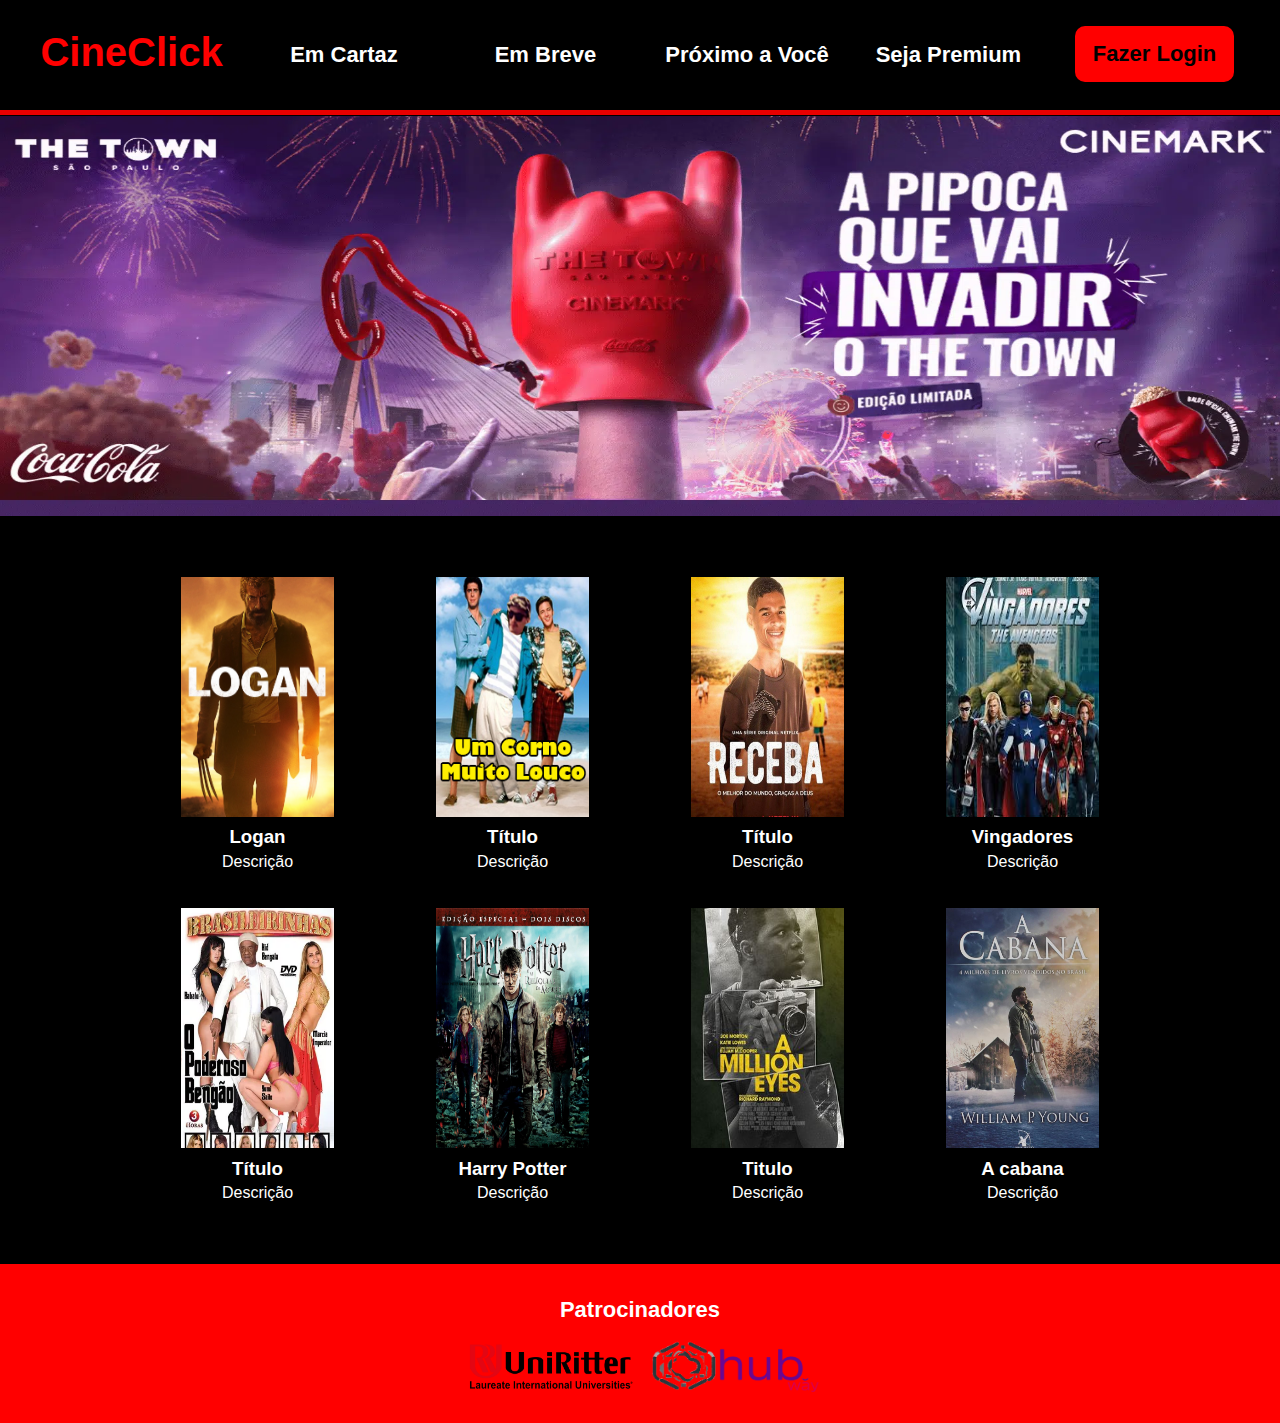
<file: index.html>
<!DOCTYPE html>
<html lang="pt-BR">
<head>
    <meta charset="UTF-8">
    <meta name="viewport" content="width=device-width, initial-scale=1.0">
    <title>CineClick</title>
    <link rel="stylesheet" href="style.css">
</head>
<body>
    
    <div class="header">
        <a href="index.html">
            <div class="logo">
                CineClick
            </div>
        </a>
        <div class="navbar">
            <li>Em Cartaz</li>
            <li>Em Breve</li>
            <li>Próximo a Você</li>
            <li>Seja Premium</li>
        </div>
        
        
        <div class="login" onclick="redirecionar()">
            <p>Fazer Login</p>
        </div>
    </div>

    <div class="slider">
        <div class="banner">
            <img src="images/banner1.webp" alt="">
        </div>
        <div class="banner">
            <img src="images/banner2.jpg" alt="">
        </div>
        <div class="banner">
            <img src="images/banner3.jpg" alt="">
        </div>
        <div class="banner">
            <img src="images/banner4.jpg" alt="">
        </div>
        <div class="banner">
            <img src="images/banner1.webp" alt="">
        </div>
    </div>


    <div class="main">
        <div class="movies">
            <div class="movie">
                <a href="filme.html">
                    <div class="cover">
                        <img src="images/images.jpg" alt="">
                    </div>
                </a>
                <a href="filme.html">
                    <div class="description">
                        <h3>Logan</h3>
                        <p>Descrição</p>
                    </div>
                </a>
            </div>
            <div class="movie">
                <div class="cover">
                    <img src="images/images2.jpg" alt="">
                </div>
                <div class="description">
                    <h3>Título</h3>
                    <p>Descrição</p>
                </div>
            </div>
            <div class="movie">
                <div class="cover">
                    <img src="images/images3.jpg" alt="">
                </div>
                <div class="description">
                    <h3>Título</h3>
                    <p>Descrição</p>
                </div>
            </div>
            <div class="movie">
                <div class="cover">
                    <img src="images/images4.jpeg" alt="">
                </div>
                <div class="description">
                    <h3>Vingadores</h3>
                    <p>Descrição</p>
                </div>
            </div>
            <div class="movie">
                <div class="cover">
                    <img src="images/images5.webp" alt="">
                </div>
                <div class="description">
                    <h3>Título</h3>
                    <p>Descrição</p>
                </div>
            </div>
            <div class="movie">
                <div class="cover">
                    <img src="images/images6.jpg" alt="">
                </div>
                <div class="description">
                    <h3>Harry Potter</h3>
                    <p>Descrição</p>
                </div>
            </div>
            <div class="movie">
                <div class="cover">
                    <img src="images/images7.jpg" alt="">
                </div>
                <div class="description">
                    <h3>Titulo</h3>
                    <p>Descrição</p>
                </div>
            </div>
            <div class="movie">
                <div class="cover">
                    <img src="images/images8.jpg" alt="">
                </div>
                <div class="description">
                    <h3>A cabana</h3>
                    <p>Descrição</p>
                </div>
            </div>
        </div>
    </div>

    <div class="footer">
        <h3>Patrocinadores</h3>
        <div class="images">
            <img src="images/footer1.png" alt="">
            <img src="images/footer2.png" alt="">
        </div>
        
    </div>

    <script src="script.js"></script>
</body>
</html>
</file>
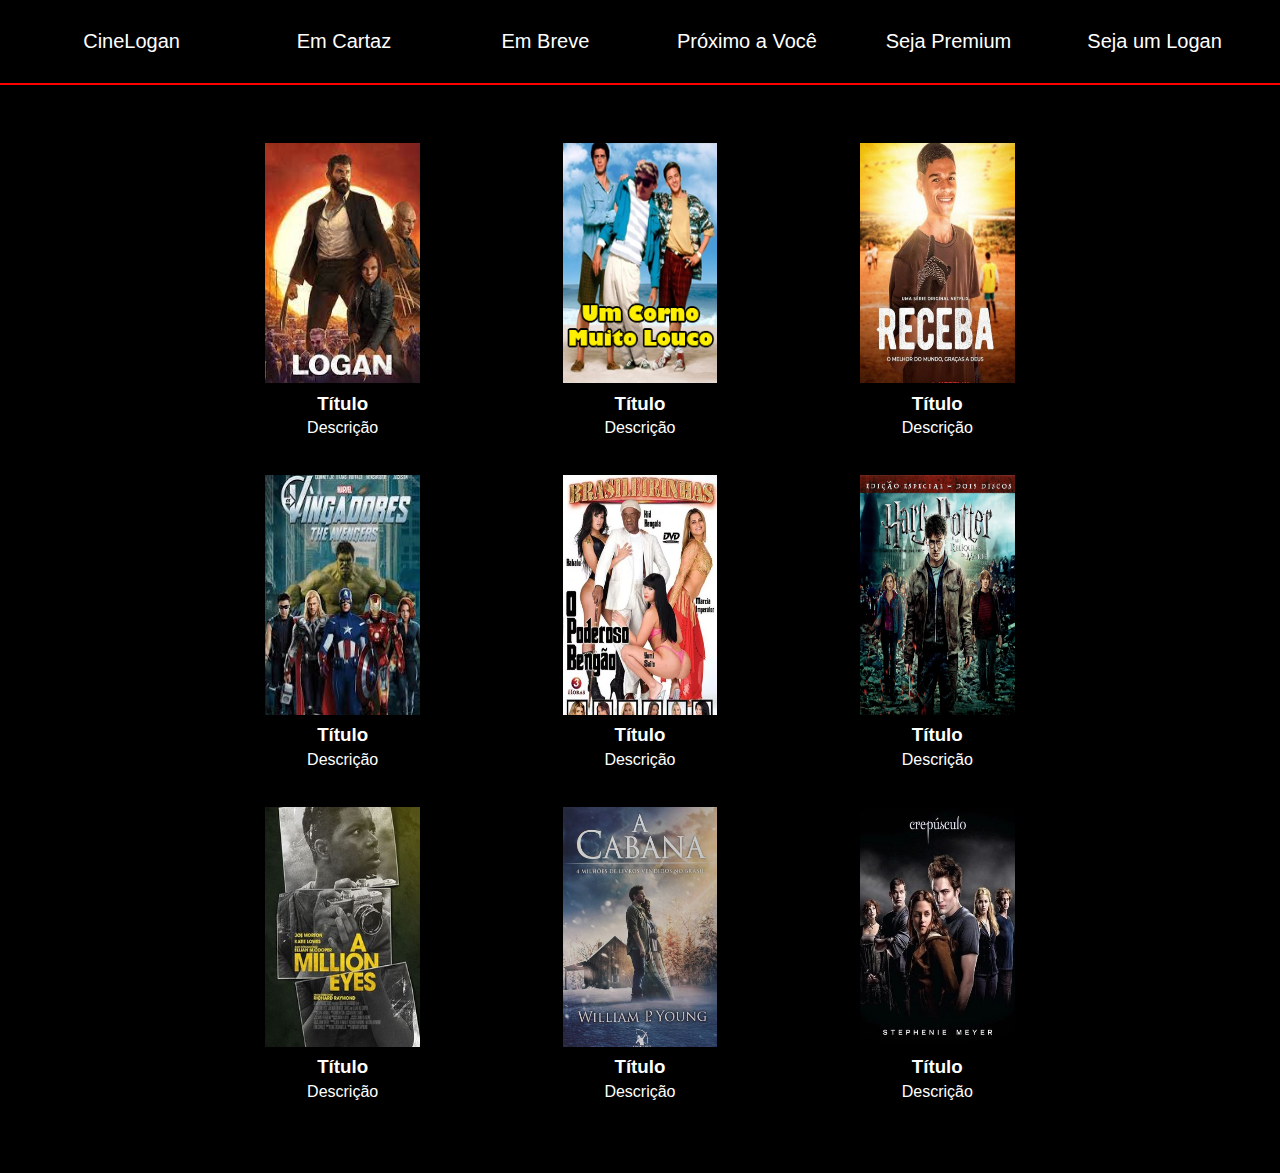
<file: pages/index.html>
<!DOCTYPE html>
<html lang="en">
<head>
    <meta charset="UTF-8">
    <meta name="viewport" content="width=device-width, initial-scale=1.0">
    <title>Document</title>
    <link rel="stylesheet" href="style.css">
</head>
<body>
    
    <div class="header">
        <div class="logo">
            CineLogan
        </div>
        <div class="navbar">
            <li>Em Cartaz</li>
            <li>Em Breve</li>
            <li>Próximo a Você</li>
            <li>Seja Premium</li>
        </div>
        <div class="login">
            <p>Seja um Logan</p>
        </div>
    </div>

    <div class="main">
        <div class="movies">
            <div class="movie">
                <div class="cover">
                    <img src="images/images.jpeg" alt="">
                </div>
                <div class="description">
                    <h3>Título</h3>
                    <p>Descrição</p>
                </div>
            </div>
            <div class="movie">
                <div class="cover">
                    <img src="images/images2.jpg" alt="">
                </div>
                <div class="description">
                    <h3>Título</h3>
                    <p>Descrição</p>
                </div>
            </div>
            <div class="movie">
                <div class="cover">
                    <img src="images/images3.jpg" alt="">
                </div>
                <div class="description">
                    <h3>Título</h3>
                    <p>Descrição</p>
                </div>
            </div>
            <div class="movie">
                <div class="cover">
                    <img src="images/images4.jpeg" alt="">
                </div>
                <div class="description">
                    <h3>Título</h3>
                    <p>Descrição</p>
                </div>
            </div>
            <div class="movie">
                <div class="cover">
                    <img src="images/images5.webp" alt="">
                </div>
                <div class="description">
                    <h3>Título</h3>
                    <p>Descrição</p>
                </div>
            </div>
            <div class="movie">
                <div class="cover">
                    <img src="images/images6.jpg" alt="">
                </div>
                <div class="description">
                    <h3>Título</h3>
                    <p>Descrição</p>
                </div>
            </div>
            <div class="movie">
                <div class="cover">
                    <img src="images/images7.jpg" alt="">
                </div>
                <div class="description">
                    <h3>Título</h3>
                    <p>Descrição</p>
                </div>
            </div>
            <div class="movie">
                <div class="cover">
                    <img src="images/images8.jpg" alt="">
                </div>
                <div class="description">
                    <h3>Título</h3>
                    <p>Descrição</p>
                </div>
            </div>
            <div class="movie">
                <div class="cover">
                    <img src="images/images9.jpg" alt="">
                </div>
                <div class="description">
                    <h3>Título</h3>
                    <p>Descrição</p>
                </div>
            </div>
        </div>
    </div>

</body>
</html>
</file>
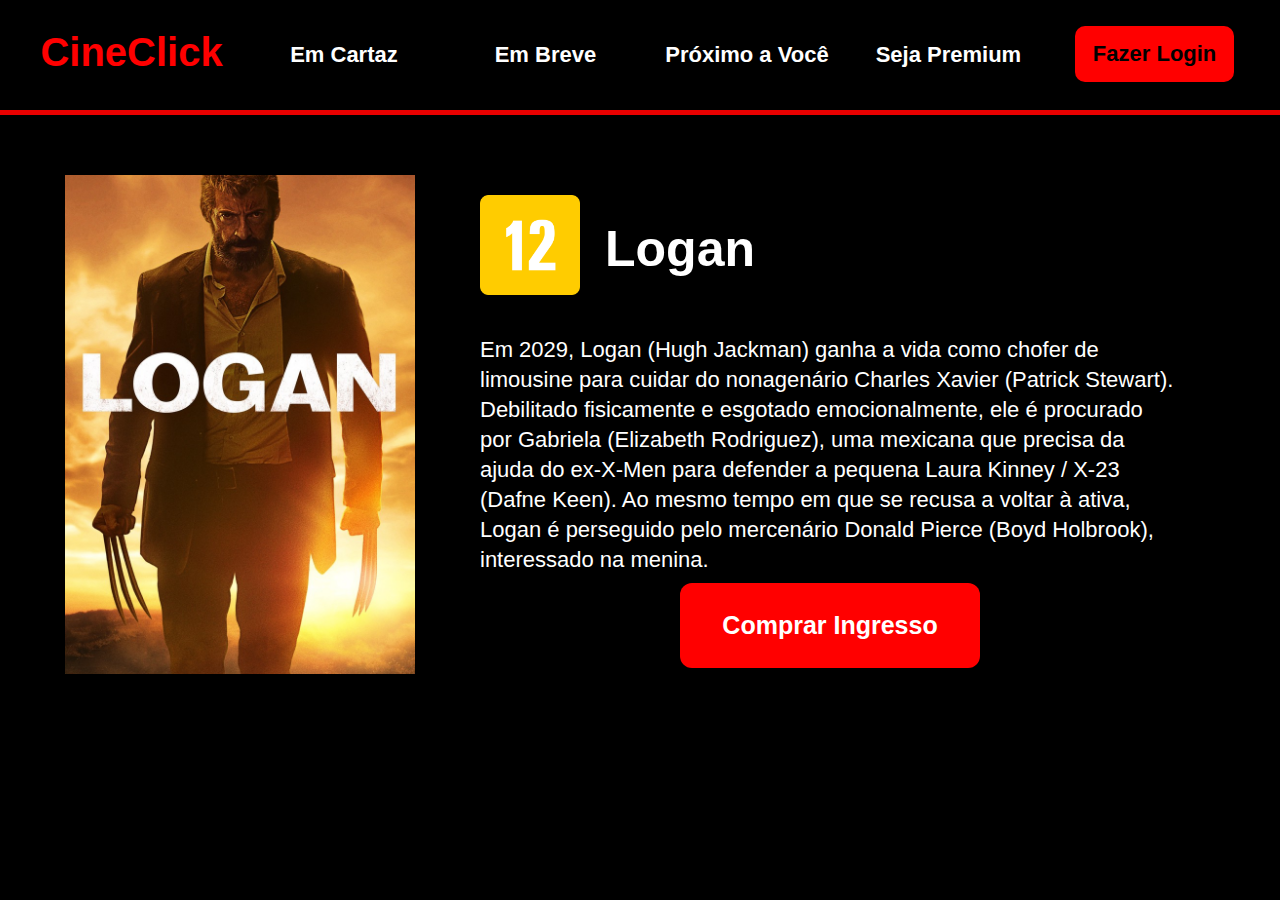
<file: filme.html>
<!DOCTYPE html>
<html lang="pt-BR">
<head>
    <meta charset="UTF-8">
    <meta name="viewport" content="width=device-width, initial-scale=1.0">
    <title>Filme</title>
    <link rel="stylesheet" href="style.css">
</head>
<body>
    
    <div class="header">
        <a href="index.html">
            <div class="logo">
                CineClick
            </div>
        </a>
        <div class="navbar">
            <li>Em Cartaz</li>
            <li>Em Breve</li>
            <li>Próximo a Você</li>
            <li>Seja Premium</li>
        </div>
        <div class="login">
            <p>Fazer Login</p>
        </div>
    </div>

    <div class="section">

        <div class="imagem">
            <img src="images/images.jpg" alt="">
        </div>

        <div class="description">

            <div class="title">
                <img src="images/class-12.png" alt="">
                <h3>Logan</h3>
            </div>

            <div class="sinopsis">
                <p>Em 2029, Logan (Hugh Jackman) ganha a vida como chofer de limousine para cuidar do nonagenário Charles Xavier (Patrick Stewart). Debilitado fisicamente e esgotado emocionalmente, ele é procurado por Gabriela (Elizabeth Rodriguez), uma mexicana que precisa da ajuda do ex-X-Men para defender a pequena Laura Kinney / X-23 (Dafne Keen). Ao mesmo tempo em que se recusa a voltar à ativa, Logan é perseguido pelo mercenário Donald Pierce (Boyd Holbrook), interessado na menina.</p>
            </div>

            <div class="button">
                <button onclick="displayDateArea()">Comprar Ingresso</button>
            </div>

            <div id="overlay"></div>

            <div id="date-area">
                <div class="exit-button">
                    <button onclick="closeDateArea()"></button>
                </div>
                <div class="dates">
                    <h3>Selecione uma data:</h3>
                    <div class="options">
                        <button onclick="displaySessions('logan13/06')">13/06</button>
                        <button onclick="displaySessions('logan14/06')">14/06</button>
                        <button onclick="displaySessions('logan15/06')">15/06</button>
                        <button onclick="displaySessions('logan16/06')">16/06</button>
                        <button onclick="displaySessions('logan17/06')">17/06</button>
                        <button onclick="displaySessions('logan18/06')">18/06</button>
                        <button onclick="displaySessions('logan19/06')">19/06</button>
                    </div>
                </div>
                <div class="sessions">
                    <div class="date" style="display:none" id="logan13/06">
                        <h3>Selecione uma sessão (13/06):</h3>
                        <div class="options">
                            <button onclick="displayChoiceArea(logan.session1)">15:00</button>
                            <button onclick="displayChoiceArea(logan.session2)">20:00</button>
                        </div>
                    </div>
                    <div class="date"style="display:none" id="logan14/06">
                        <h3>Selecione uma sessão (14/06):</h3>
                        <div class="options">
                            <button onclick="displayChoiceArea(logan.session3)">14:00</button>
                            <button onclick="displayChoiceArea(logan.session4)">18:00</button>
                            <button onclick="displayChoiceArea(logan.session5)">21:00</button>
                        </div>
                    </div>
                    <div class="date" style="display:none" id="logan15/06">
                        <h3>Selecione uma sessão (15/06):</h3>
                        <div class="options">
                            <button onclick="displayChoiceArea(logan.session6)">11:00</button>
                            <button onclick="displayChoiceArea(logan.session7)">15:00</button>
                            <button onclick="displayChoiceArea(logan.session8)">20:00</button>
                        </div>
                    </div>
                    <div class="date" style="display:none" id="logan16/06">
                        <h3>Selecione uma sessão (16/06):</h3>
                        <div class="options">
                            <button onclick="displayChoiceArea(logan.session9)">11:00</button>
                            <button onclick="displayChoiceArea(logan.session10)">15:00</button>
                            <button onclick="displayChoiceArea(logan.session11)">19:00</button>
                        </div>
                    </div>
                    <div class="date" style="display:none" id="logan17/06">
                        <h3>Selecione uma sessão (17/06):</h3>
                        <div class="options">
                            <button onclick="displayChoiceArea(logan.session12)">15:00</button>
                            <button onclick="displayChoiceArea(logan.session13)">20:00</button>
                        </div>
                    </div>
                    <div class="date" style="display:none" id="logan18/06">
                        <h3>Selecione uma sessão (18/06):</h3>
                        <div class="options">
                            <button onclick="displayChoiceArea(logan.session14)">20:00</button>
                        </div>
                    </div>
                    <div class="date" style="display:none" id="logan19/06">
                        <h3>Selecione uma sessão (19/06):</h3>
                        <div class="options">
                            <button onclick="displayChoiceArea(logan.session15)">14:00</button>
                            <button onclick="displayChoiceArea(logan.session16)">20:00</button>
                        </div>
                    </div>
                </div>
            </div>

            <div id="choice-area">

                <div class="exit-button">
                    <button onclick="closeChoiceArea()"></button>
                </div>

                <div class="description">
                    <div class="seat"></div>
                    <p>Disponível</p>
                    <div class="unavailable-seat"></div>
                    <p>Indisponível</p>
                </div>

                <div class="price">
                    <p>*Valor do ingresso: R$ 30,00</p>
                </div>

                <div class="session">
                    <div class="area1">
                        <ul>
                            <li class = "seat" id="J1" onclick="clickSeat(this)">J1</li>
                            <li class = "seat" id="I1" onclick="clickSeat(this)">I1</li>
                            <li class = "seat" id="H1" onclick="clickSeat(this)">H1</li>
                            <li class = "seat" id="G1" onclick="clickSeat(this)">G1</li>
                            <li class = "seat" id="F1" onclick="clickSeat(this)">F1</li>
                            <li class = "seat" id="E1" onclick="clickSeat(this)">E1</li>
                            <li class = "seat" id="D1" onclick="clickSeat(this)">D1</li>
                            <li class = "seat" id="C1" onclick="clickSeat(this)">C1</li>
                            <li class = "seat" id="B1" onclick="clickSeat(this)">B1</li>
                            <li class = "seat" id="A1" onclick="clickSeat(this)">A1</li>
                        </ul>
                        <ul>
                            <li class = "seat" id="J2" onclick="clickSeat(this)">J2</li>
                            <li class = "seat" id="I2" onclick="clickSeat(this)">I2</li>
                            <li class = "seat" id="H2" onclick="clickSeat(this)">H2</li>
                            <li class = "seat" id="G2" onclick="clickSeat(this)">G2</li>
                            <li class = "seat" id="F2" onclick="clickSeat(this)">F2</li>
                            <li class = "seat" id="E2" onclick="clickSeat(this)">E2</li>
                            <li class = "seat" id="D2" onclick="clickSeat(this)">D2</li>
                            <li class = "seat" id="C2" onclick="clickSeat(this)">C2</li>
                            <li class = "seat" id="B2" onclick="clickSeat(this)">B2</li>
                            <li class = "seat" id="A2" onclick="clickSeat(this)">A2</li>
                        </ul>
                        <ul>
                            <li class = "seat" id="J3" onclick="clickSeat(this)">J3</li>
                            <li class = "seat" id="I3" onclick="clickSeat(this)">I3</li>
                            <li class = "seat" id="H3" onclick="clickSeat(this)">H3</li>
                            <li class = "seat" id="G3" onclick="clickSeat(this)">G3</li>
                            <li class = "seat" id="F3" onclick="clickSeat(this)">F3</li>
                            <li class = "seat" id="E3" onclick="clickSeat(this)">E3</li>
                            <li class = "seat" id="D3" onclick="clickSeat(this)">D3</li>
                            <li class = "seat" id="C3" onclick="clickSeat(this)">C3</li>
                            <li class = "seat" id="B3" onclick="clickSeat(this)">B3</li>
                            <li class = "seat" id="A3" onclick="clickSeat(this)">A3</li>
                        </ul>
                        <ul>
                            <li class = "seat" id="J4" onclick="clickSeat(this)">J4</li>
                            <li class = "seat" id="I4" onclick="clickSeat(this)">I4</li>
                            <li class = "seat" id="H4" onclick="clickSeat(this)">H4</li>
                            <li class = "seat" id="G4" onclick="clickSeat(this)">G4</li>
                            <li class = "seat" id="F4" onclick="clickSeat(this)">F4</li>
                            <li class = "seat" id="E4" onclick="clickSeat(this)">E4</li>
                            <li class = "seat" id="D4" onclick="clickSeat(this)">D4</li>
                            <li class = "seat" id="C4" onclick="clickSeat(this)">C4</li>
                            <li class = "seat" id="B4" onclick="clickSeat(this)">B4</li>
                            <li class = "seat" id="A4" onclick="clickSeat(this)">A4</li>
                        </ul>
                    </div>
                    <div class="area2">
                        <ul>
                            <li class = "seat" id="J5" onclick="clickSeat(this)">J5</li>
                            <li class = "seat" id="I5" onclick="clickSeat(this)">I5</li>
                            <li class = "seat" id="H5" onclick="clickSeat(this)">H5</li>
                            <li class = "seat" id="G5" onclick="clickSeat(this)">G5</li>
                            <li class = "seat" id="F5" onclick="clickSeat(this)">F5</li>
                            <li class = "seat" id="E5" onclick="clickSeat(this)">E5</li>
                            <li class = "seat" id="D5" onclick="clickSeat(this)">D5</li>
                            <li class = "seat" id="C5" onclick="clickSeat(this)">C5</li>
                            <li class = "seat" id="B5" onclick="clickSeat(this)">B5</li>
                            <li class = "seat wheelchair-area1" id="👩‍🦽1" onclick="clickSeat(this)"></li>
                        </ul>
                        <ul>
                            <li class = "seat" id="J6" onclick="clickSeat(this)">J6</li>
                            <li class = "seat" id="I6" onclick="clickSeat(this)">I6</li>
                            <li class = "seat" id="H6" onclick="clickSeat(this)">H6</li>
                            <li class = "seat" id="G6" onclick="clickSeat(this)">G6</li>
                            <li class = "seat" id="F6" onclick="clickSeat(this)">F6</li>
                            <li class = "seat" id="E6" onclick="clickSeat(this)">E6</li>
                            <li class = "seat" id="D6" onclick="clickSeat(this)">D6</li>
                            <li class = "seat" id="C6" onclick="clickSeat(this)">C6</li>
                            <li class = "seat" id="B6" onclick="clickSeat(this)">B6</li>
                            <li class = "seat wheelchair-area2" id="👩‍🦽2" onclick="clickSeat(this)"></li>
                        </ul>
                        <ul>
                            <li class = "seat" id="J7" onclick="clickSeat(this)">J7</li>
                            <li class = "seat" id="I7" onclick="clickSeat(this)">I7</li>
                            <li class = "seat" id="H7" onclick="clickSeat(this)">H7</li>
                            <li class = "seat" id="G7" onclick="clickSeat(this)">G7</li>
                            <li class = "seat" id="F7" onclick="clickSeat(this)">F7</li>
                            <li class = "seat" id="E7" onclick="clickSeat(this)">E7</li>
                            <li class = "seat" id="D7" onclick="clickSeat(this)">D7</li>
                            <li class = "seat" id="C7" onclick="clickSeat(this)">C7</li>
                            <li class = "seat" id="B7" onclick="clickSeat(this)">B7</li>
                            <li class = "seat wheelchair-area3" id="👩‍🦽3" onclick="clickSeat(this)"></li>
                        </ul>
                        <ul>
                            <li class = "seat" id="J8" onclick="clickSeat(this)">J8</li>
                            <li class = "seat" id="I8" onclick="clickSeat(this)">I8</li>
                            <li class = "seat" id="H8" onclick="clickSeat(this)">H8</li>
                            <li class = "seat" id="G8" onclick="clickSeat(this)">G8</li>
                            <li class = "seat" id="F8" onclick="clickSeat(this)">F8</li>
                            <li class = "seat" id="E8" onclick="clickSeat(this)">E8</li>
                            <li class = "seat" id="D8" onclick="clickSeat(this)">D8</li>
                            <li class = "seat" id="C8" onclick="clickSeat(this)">C8</li>
                            <li class = "seat" id="B8" onclick="clickSeat(this)">B8</li>
                            <li class = "seat wheelchair-area4" id="🐂" onclick="clickSeat(this)"></li>
                        </ul>
                        <ul>
                            <li class = "seat" id="J9" onclick="clickSeat(this)">J9</li>
                            <li class = "seat" id="I9" onclick="clickSeat(this)">I9</li>
                            <li class = "seat" id="H9" onclick="clickSeat(this)">H9</li>
                            <li class = "seat" id="G9" onclick="clickSeat(this)">G9</li>
                            <li class = "seat" id="F9" onclick="clickSeat(this)">F9</li>
                            <li class = "seat" id="E9" onclick="clickSeat(this)">E9</li>
                            <li class = "seat" id="D9" onclick="clickSeat(this)">D9</li>
                            <li class = "seat" id="C9" onclick="clickSeat(this)">C9</li>
                            <li class = "seat" id="B9" onclick="clickSeat(this)">B9</li>
                            <li class = "seat" id="A5" onclick="clickSeat(this)">A5</li>
                        </ul>
                        <ul>
                            <li class = "seat" id="J10" onclick="clickSeat(this)">J10</li>
                            <li class = "seat" id="I10" onclick="clickSeat(this)">I10</li>
                            <li class = "seat" id="H10" onclick="clickSeat(this)">H10</li>
                            <li class = "seat" id="G10" onclick="clickSeat(this)">G10</li>
                            <li class = "seat" id="F10" onclick="clickSeat(this)">F10</li>
                            <li class = "seat" id="E10" onclick="clickSeat(this)">E10</li>
                            <li class = "seat" id="D10" onclick="clickSeat(this)">D10</li>
                            <li class = "seat" id="C10" onclick="clickSeat(this)">C10</li>
                            <li class = "seat" id="B10" onclick="clickSeat(this)">B10</li>
                            <li class = "seat" id="A6" onclick="clickSeat(this)">A6</li>
                        </ul>
                        <ul>
                            <li class = "seat" id="J11" onclick="clickSeat(this)">J11</li>
                            <li class = "seat" id="I11" onclick="clickSeat(this)">I11</li>
                            <li class = "seat" id="H11" onclick="clickSeat(this)">H11</li>
                            <li class = "seat" id="G11" onclick="clickSeat(this)">G11</li>
                            <li class = "seat" id="F11" onclick="clickSeat(this)">F11</li>
                            <li class = "seat" id="E11" onclick="clickSeat(this)">E11</li>
                            <li class = "seat" id="D11" onclick="clickSeat(this)">D11</li>
                            <li class = "seat" id="C11" onclick="clickSeat(this)">C11</li>
                            <li class = "seat" id="B11" onclick="clickSeat(this)">B11</li>
                            <li class = "seat" id="A7" onclick="clickSeat(this)">A7</li>
                        </ul>
                        <ul>
                            <li class = "seat" id="J12" onclick="clickSeat(this)">J12</li>
                            <li class = "seat" id="I12" onclick="clickSeat(this)">I12</li>
                            <li class = "seat" id="H12" onclick="clickSeat(this)">H12</li>
                            <li class = "seat" id="G12" onclick="clickSeat(this)">G12</li>
                            <li class = "seat" id="F12" onclick="clickSeat(this)">F12</li>
                            <li class = "seat" id="E12" onclick="clickSeat(this)">E12</li>
                            <li class = "seat" id="D12" onclick="clickSeat(this)">D12</li>
                            <li class = "seat" id="C12" onclick="clickSeat(this)">C12</li>
                            <li class = "seat" id="B12" onclick="clickSeat(this)">B12</li>
                            <li class = "seat" id="A8" onclick="clickSeat(this)">A8</li>
                        </ul>
                        <ul>
                            <li class = "seat" id="J13" onclick="clickSeat(this)">J13</li>
                            <li class = "seat" id="I13" onclick="clickSeat(this)">I13</li>
                            <li class = "seat" id="H13" onclick="clickSeat(this)">H13</li>
                            <li class = "seat" id="G13" onclick="clickSeat(this)">G13</li>
                            <li class = "seat" id="F13" onclick="clickSeat(this)">F13</li>
                            <li class = "seat" id="E13" onclick="clickSeat(this)">E13</li>
                            <li class = "seat" id="D13" onclick="clickSeat(this)">D13</li>
                            <li class = "seat" id="C13" onclick="clickSeat(this)">C13</li>
                            <li class = "seat" id="B13" onclick="clickSeat(this)">B13</li>
                            <li class = "seat" id="A9" onclick="clickSeat(this)">A9</li>
                        </ul>
                        <ul>
                            <li class = "seat" id="J14" onclick="clickSeat(this)">J14</li>
                            <li class = "seat" id="I14" onclick="clickSeat(this)">I14</li>
                            <li class = "seat" id="H14" onclick="clickSeat(this)">H14</li>
                            <li class = "seat" id="G14" onclick="clickSeat(this)">G14</li>
                            <li class = "seat" id="F14" onclick="clickSeat(this)">F14</li>
                            <li class = "seat" id="E14" onclick="clickSeat(this)">E14</li>
                            <li class = "seat" id="D14" onclick="clickSeat(this)">D14</li>
                            <li class = "seat" id="C14" onclick="clickSeat(this)">C14</li>
                            <li class = "seat" id="B14" onclick="clickSeat(this)">B14</li>
                            <li class = "seat" id="A10" onclick="clickSeat(this)">A10</li>
                        </ul>
                        <ul>
                            <li class = "seat" id="J15" onclick="clickSeat(this)">J15</li>
                            <li class = "seat" id="I15" onclick="clickSeat(this)">I15</li>
                            <li class = "seat" id="H15" onclick="clickSeat(this)">H15</li>
                            <li class = "seat" id="G15" onclick="clickSeat(this)">G15</li>
                            <li class = "seat" id="F15" onclick="clickSeat(this)">F15</li>
                            <li class = "seat" id="E15" onclick="clickSeat(this)">E15</li>
                            <li class = "seat" id="D15" onclick="clickSeat(this)">D15</li>
                            <li class = "seat" id="C15" onclick="clickSeat(this)">C15</li>
                            <li class = "seat" id="B15" onclick="clickSeat(this)">B15</li>
                            <li class = "seat" id="A11" onclick="clickSeat(this)">A11</li>
                        </ul>
                        <ul>
                            <li class = "seat" id="J16" onclick="clickSeat(this)">J16</li>
                            <li class = "seat" id="I16" onclick="clickSeat(this)">I16</li>
                            <li class = "seat" id="H16" onclick="clickSeat(this)">H16</li>
                            <li class = "seat" id="G16" onclick="clickSeat(this)">G16</li>
                            <li class = "seat" id="F16" onclick="clickSeat(this)">F16</li>
                            <li class = "seat" id="E16" onclick="clickSeat(this)">E16</li>
                            <li class = "seat" id="D16" onclick="clickSeat(this)">D16</li>
                            <li class = "seat" id="C16" onclick="clickSeat(this)">C16</li>
                            <li class = "seat" id="B16" onclick="clickSeat(this)">B16</li>
                            <li class = "seat" id="A12" onclick="clickSeat(this)">A12</li>
                        </ul>
                    </div>
                    <div class="area3">
                        <ul>
                            <li class = "seat" id="J17" onclick="clickSeat(this)">J17</li>
                            <li class = "seat" id="I17" onclick="clickSeat(this)">I17</li>
                            <li class = "seat" id="H17" onclick="clickSeat(this)">H17</li>
                            <li class = "seat" id="G17" onclick="clickSeat(this)">G17</li>
                            <li class = "seat" id="F17" onclick="clickSeat(this)">F17</li>
                            <li class = "seat" id="E17" onclick="clickSeat(this)">E17</li>
                            <li class = "seat" id="D17" onclick="clickSeat(this)">D17</li>
                            <li class = "seat" id="C17" onclick="clickSeat(this)">C17</li>
                            <li class = "seat" id="B17" onclick="clickSeat(this)">B17</li>
                            <li class = "seat" id="A13" onclick="clickSeat(this)">A13</li>
                        </ul>
                        <ul>
                            <li class = "seat" id="J18" onclick="clickSeat(this)">J18</li>
                            <li class = "seat" id="I18" onclick="clickSeat(this)">I18</li>
                            <li class = "seat" id="H18" onclick="clickSeat(this)">H18</li>
                            <li class = "seat" id="G18" onclick="clickSeat(this)">G18</li>
                            <li class = "seat" id="F18" onclick="clickSeat(this)">F18</li>
                            <li class = "seat" id="E18" onclick="clickSeat(this)">E18</li>
                            <li class = "seat" id="D18" onclick="clickSeat(this)">D18</li>
                            <li class = "seat" id="C18" onclick="clickSeat(this)">C18</li>
                            <li class = "seat" id="B18" onclick="clickSeat(this)">B18</li>
                            <li class = "seat" id="A14" onclick="clickSeat(this)">A14</li>
                        </ul>
                        <ul>
                            <li class = "seat" id="J19" onclick="clickSeat(this)">J19</li>
                            <li class = "seat" id="I19" onclick="clickSeat(this)">I19</li>
                            <li class = "seat" id="H19" onclick="clickSeat(this)">H19</li>
                            <li class = "seat" id="G19" onclick="clickSeat(this)">G19</li>
                            <li class = "seat" id="F19" onclick="clickSeat(this)">F19</li>
                            <li class = "seat" id="E19" onclick="clickSeat(this)">E19</li>
                            <li class = "seat" id="D19" onclick="clickSeat(this)">D19</li>
                            <li class = "seat" id="C19" onclick="clickSeat(this)">C19</li>
                            <li class = "seat" id="B19" onclick="clickSeat(this)">B19</li>
                            <li class = "seat" id="A15" onclick="clickSeat(this)">A15</li>
                        </ul>
                        <ul>
                            <li class = "seat" id="J20" onclick="clickSeat(this)">J20</li>
                            <li class = "seat" id="I20" onclick="clickSeat(this)">I20</li>
                            <li class = "seat" id="H20" onclick="clickSeat(this)">H20</li>
                            <li class = "seat" id="G20" onclick="clickSeat(this)">G20</li>
                            <li class = "seat" id="F20" onclick="clickSeat(this)">F20</li>
                            <li class = "seat" id="E20" onclick="clickSeat(this)">E20</li>
                            <li class = "seat" id="D20" onclick="clickSeat(this)">D20</li>
                            <li class = "seat" id="C20" onclick="clickSeat(this)">C20</li>
                            <li class = "seat" id="B20" onclick="clickSeat(this)">B20</li>
                            <li class = "seat" id="A16" onclick="clickSeat(this)">A16</li>
                        </ul>
                    </div>
                </div>
                
                <div class="screen">
                    <h4>Tela</h4>
                </div>

                <div class="purchase">
                  <div class="info-compra">
                        <div class="displaySeats">
                            <p>Assentos selecionados:</p>
                            <p id="seats"></p>
                        </div>
                        <div class="displayPrice">
                            <p>Valor total:</p>
                            <p id="total"></p>
                        </div>
                    </div>

                    <button onclick="displayPurchaseArea()">Finalizar compra</button>

                    <div class="overlay2" id="overlay2"></div>

                    <div class="info-area" id="purchase-area" style="display: none;">
                        <div class="exit-button" onclick="closePurchaseArea()">
                            <p>x</p>
                        </div>
                        <div class="title">
                            <p>Preencha os campos abaixo:</p>
                        </div>
                        <div class="first-name">
                            <input type="text" required placeholder="Digite o seu nome" id="name" autocomplete="off">
                        </div>
                        <div class="last-name">
                            <input type="text" required placeholder="Digite o seu sobrenome" id="surname" autocomplete="off">
                        </div>
                        <div class="payment">

                            <h4>Escolha um método de pagamento:</h4>

                            <div class="options">
                                <input name="payment" type="radio" id="debito" onclick="selectPayment('debito')">
                                <label for="">Débito</label>

                                <input name="payment" type="radio" id="credito" onclick="selectPayment('credito')">
                                <label for="">Crédito</label>

                                <input name="payment" type="radio" id="pix" onclick="selectPayment('pix')">
                                <label for="">PIX</label>
                            </div>
                            <div class="card" id="card" style="display:none">
                                <h5>Insira abaixo os dados do seu cartão:</h5>
                                <input type="text" placeholder="Número do cartão" id="cardNumber">
                                <input type="password" placeholder="Senha do cartão" id="cardPassword">
                            </div>

                            <div class="qrcode" id="qrcode" style="display:none">
                                <img src="images/qrcode.png" alt="">
                            </div>
                    

                        </div>
                        <button onclick="purchase()">Finalizar</button>

                    </div>
                </div>
            </div>
            
            <div class="ticket-area" id="ticket-area" style="display: none;">
                <div class="exit-button" id="exit-ticket">
                    <button onclick="closeAll()">x</button>
                </div>
            </div>

        </div>

    </div>

    <script src="script.js"></script>
</body>
</html>
</file>
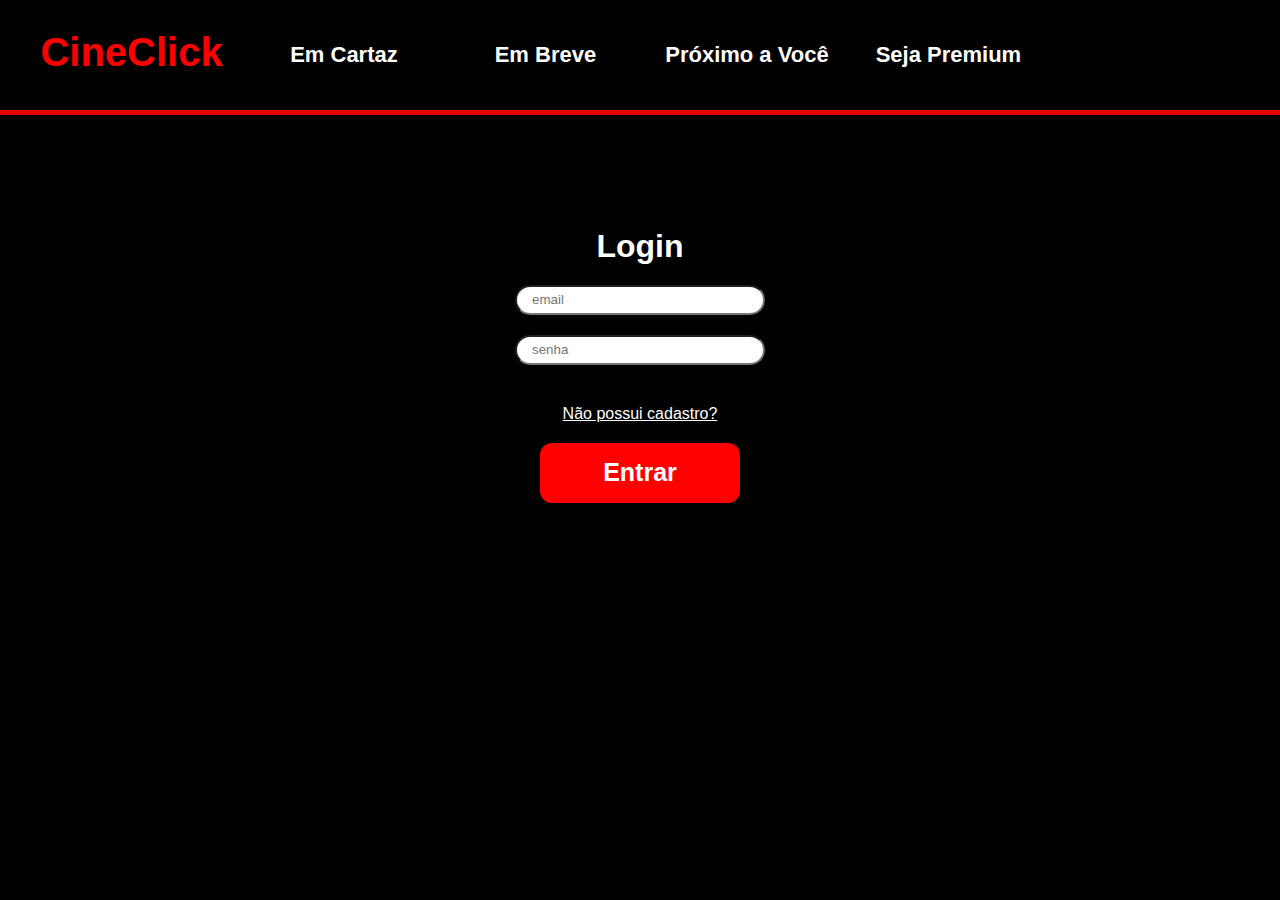
<file: login.html>
<!DOCTYPE html>
<html lang="pt-BR">

    <head>
        <meta charset="UTF-8">
        <meta name="viewport" content="width=device-width, initial-scale=1.0">
        <title>Login</title>
    </head>

    <body>

        <!-- Cabeçalho -->
        
        <div class="header">
            <a href="index.html">
                <div class="logo">
                    CineClick
                </div>
            </a>
            <div class="navbar">
                <li>Em Cartaz</li>
                <li>Em Breve</li>
                <li>Próximo a Você</li>
                <li>Seja Premium</li>
            </div>
            
    
        </div>

        <div class="box">
            <h1 class="id">Login</h1>
            <form >
                <input type="text" class="email" name="email" placeholder="email">
                <input type="password" class="senha" name="senha" placeholder="senha">
                <p class="usuarioNaoEncontrado"></p>
                <a href="cadastro.html">Não possui cadastro?</a>
            </form>
            <button class="button" onclick="newClick()">Entrar</button>


        </div>       
    </body>




        <!-- ======== SCRIPT ======== -->

    <SCript>
        const Iemail = document.querySelector(".email");
        const Isenha = document.querySelector(".senha");
        const usuarioNaoEncontrado = document.querySelector(".usuarioNaoEncontrado");
        const endPoint = "http://localhost:8080/usuarios";
        const palavraLogin = document.querySelector(".id");// Variável teste        
        let id;


       
        // Função principal, será executada quando clickar o botão:
        function newClick() {
            fetch(endPoint)
            .then(res=>res.json())
            .then(dados=>{

            // Chamando a função 
            id = validarUsuario(dados, Iemail, Isenha);

            if (id != null) {
                console.log("Foi para outra página");
                redirecionar();
            };
        });            
        };


        function redirecionar() {
            window.location.replace("http://127.0.0.1:5501/index.html")
            
        };


        // Função secundária, trabalhar nela:
        function validarUsuario(usuarios, email, senha) {
            
            // const: Variável constante não muda:
            const quantidadeDeUsuarios = usuarios.length;
            let usuarioSelecionado = 0;
            let validacaoDeUsuario;
            let validacaoDeSenha;
            let indice;
            let id;
            

            while (usuarioSelecionado != quantidadeDeUsuarios) {
                usuarioNaoEncontrado.innerHTML = "";
                validacaoDeUsuario = email.value == usuarios[usuarioSelecionado].email;
                validacaoDeSenha = senha.value == usuarios[usuarioSelecionado].senha;

                console.log(usuarioSelecionado);                
                console.log("Usuario: "+usuarios[usuarioSelecionado].nome);
                console.log(validacaoDeUsuario);
                console.log(validacaoDeSenha);

                /* Se o email e a senha estiverem certas, permitira o usuário entrar e 
                a variável indice receberá o valor do indice da lista do usuário caso contrário
                continuará a rodar o laço de repetição adicionando mais 1 a variavel de contagem*/
                if (validacaoDeSenha && validacaoDeUsuario == true) {
                    indice = usuarioSelecionado;
                    break;                    
                }else{
                    usuarioSelecionado++;

                };

            }
            /* O id recebe o valor do indice do usuario na lista e adiciona
             mais um para criar o valor do id do usuário do banco de dados*/
            id = indice+1;

            /* Se o indice não receber um valor da condição acima significa que a senha ou o email
             estão errados e não permitirá a entrada do usuário, mostrando a mensagem que o usuário
             não foi encontrado. Caso contrário ele retornará o indice do usuário que será usado na maioria
             das outras páginas*/ 
            if (indice == null) {
                Iemail.value = "";
                Isenha.value = "";
                usuarioNaoEncontrado.innerHTML = "Usuario não encontrado";
            }else{
                console.log("id = "+id);
                usuarioNaoEncontrado.innerHTML = "Usuario: "+ usuarios[indice].nome; // login vira o id (teste)
                console.log("Indice = "+indice);
                return (indice);
            };












            // Função map para separar os usuários: 
            // usuarios.map( usuario => {

            //     console.log(usuario);

            //     if (usuario.email == email) {
            //         console.log("OK");
            //     }
            //     mostraEmail.innerHTML += usuario.id;
            //     mostraSenha.innerHTML += usuario.senha;
            // }); 
        }






























        
    </SCript>




        <!-- ======== ESTILO CSS ======== -->
    
    <style>
        
       
        .box{
            height: 500px;
        }
        .box, form{
            gap: 20px;
            display: flex;
            flex-direction: column;
            justify-content: center;
            align-items: center;
        }          
        input{
            width: 250px;
            height: 30px;
            border-radius: 30px;
            padding: 0 15px 0 15px;
            color: black;
        }
        
        *{
            margin:0;
            padding:0;
            box-sizing: border-box;
            color:white;
            font-family: Arial, Helvetica, sans-serif;
        }

        body{
            overflow-x: hidden;
            background-color:black;
        }

        .header{
            padding:0px 20px;
            display:flex;
            font-size:20px;
            border-bottom:5px rgba(255, 0, 0, 0.912) solid;
        }
        
        .header > a{
            text-decoration: none;
            padding-top:30px;
            padding-bottom:29px;
            width:18%;
            text-align:center;
            cursor:pointer;
        }

        .header > a > .logo{
            color:red;
            font-family:sans-serif;
            font-size:40px;
            font-weight:bold;
        }

        .header .navbar{
            width:65%;
            text-align:center;
        }

        .header .navbar li{
            list-style-type: none;
            float:left;
            text-align:center;
            width:25%;
            font-weight:bold;
            font-size: 22px;
            padding:42px 0;
            cursor: pointer;
        }

        .header .navbar li:hover{
            background-color: red;
        }

        .header .login{
            width:17%;
            text-align:center;
        }

        .header .login > p{
            margin: 26px;
            padding:15px 12px;
            border-radius: 10px;
            font-size:22px;
            font-weight:bold;
            background-color: red;
            font-weight:bold;
            color:black;
            cursor:pointer;
        }
        .button{
            height:60px;
            width:200px;
            background-color:red;
            font-size:25px;
            font-weight:bold;
            border-radius:12px;
            border:none;
            cursor:pointer;
        }
                
    </style>
</html>
</file>
<file: style.css>
*{
    margin:0;
    padding:0;
    box-sizing: border-box;
    color:white;
    font-family: Arial, Helvetica, sans-serif;
}

body{
    overflow-x: hidden;
    background-color:black;
}

.header{
    padding:0px 20px;
    display:flex;
    font-size:20px;
    border-bottom:5px rgba(255, 0, 0, 0.912) solid;
}
 
.header > a{
    text-decoration: none;
    padding-top:30px;
    padding-bottom:29px;
    width:18%;
    text-align:center;
    cursor:pointer;
}

.header > a > .logo{
    color:red;
    font-family:sans-serif;
    font-size:40px;
    font-weight:bold;
}

.header .navbar{
    width:65%;
    text-align:center;
}

.header .navbar li{
    list-style-type: none;
    float:left;
    text-align:center;
    width:25%;
    font-weight:bold;
    font-size: 22px;
    padding:42px 0;
    cursor: pointer;
}

.header .navbar li:hover{
    background-color: red;
}

.header .login{
    width:17%;
    text-align:center;
}

.header .login > p{
    margin: 26px;
    padding:15px 12px;
    border-radius: 10px;
    font-size:22px;
    font-weight:bold;
    background-color: red;
    font-weight:bold;
    color:black;
    cursor:pointer;
}

/* Página principal */

.slider{
    margin-top:1px;
    display:flex;
    width:500%;
    height:400px;
    animation-name: banners;
    animation-duration: 40s;
    animation-iteration-count: infinite;
}

@keyframes banners{

    0%{
        transform:translateX(0%)
    }

    5%{
        transform:translateX(0%)
    }

    20%{
        transform:translateX(-20%)
    }

    30%{
        transform:translateX(-20%)
    }

    45%{
        transform:translateX(-40%)
    }

    55%{
        transform:translateX(-40%)
    }

    70%{
        transform:translateX(-60%)
    }

    80%{
        transform:translateX(-60%)
    }

    100%{
        transform:translateX(-80%)
    }

}

.slider .banner{
    width:100%;
    height:100%;
}

.slider .banner > img{
    width:100%;
    height:100%;
}

.main{
    margin:0 10% -1% 10%;
    padding:3% 0;
    /* border:2px red solid; */
}

.movies{
    padding:2% 0;
    border:2px black solid;
    display:flex;
    flex-direction:row;
    flex-wrap: wrap;
    text-align:center;
    row-gap: 24px;
}

.movie{
    width:25%;
    min-width:250px;
    padding:0 5%;
}

.movie > a{
    text-decoration: none;
}

.movie .cover{
    height:240px;
    width:100%;
    overflow-y: hidden;
}

.movie .cover img{
    width:100%;
    height:105%;
}

.movie .description{
    /* border:1px solid red; */
    padding:6% 0;
}

.movie .description > p{
    /* border:1px solid red; */
    padding:3% 0;
}

.footer{
    width:100%;
    padding:25px 0 20px 0;
    background-color:red;
    display:flex;
    flex-direction: column;
    place-content: center;
    align-items: center;
}

.footer > h3{
    padding:8px 0 10px 0;
    font-size: 22px;
}

.footer > .images{
    width:100%;
    background-color:red;
    display:flex;
    place-content: center;
    align-items: center;
}

.footer > .images > img{
    width:180px;
    height:70px;
    margin-right: 10px;
}

.footer > .images > img:nth-child(2){
    width:170px;
    height:52px;
    margin-right:0px;
    margin-left:2px;
    margin-top:-3px;
}

/* Página individual filme */

.section{
    margin:60px 40px;
    display:flex;
    place-content:center;
}

.section .imagem{
    width:30%;
    height:100%;
    display:grid;
    place-content: center;
}

.section .imagem img{
    width:350px;
}

.section .description{
    margin-left:20px;
    width:65%;
}

.section .title{
    display: flex;
    height:140px;
    padding: 20px 40px;
}

.section .title > img{
    width:100px;
    height:100px;
}

.section .title > h3{
    padding:25px;
    font-size:50px;
}

.section .sinopsis{
    margin: 20px 40px;
    height:200px;
}

.section .sinopsis > p{
    font-size:22px;
    line-height: 30px;
}

.section .button{
    width:100%;
    height:140px;
    display:grid;
    place-content: center;
}

.section .button button{
    height:85px;
    width:300px;
    background-color:red;
    font-size:25px;
    font-weight:bold;
    border-radius:12px;
    border:none;
    cursor:pointer;
}

/* Área de compra do ingresso */

.section #overlay{
    position:absolute;
    top:0;
    left:0;
    z-index:1;
    width:100%;
    height:100%;
    background-color: black;
    opacity:0.5;
    display:none;
}

.section #date-area{
    display:flex;
    flex-direction: column;
    z-index:2;
    position: absolute;
    background-color: rgba(250, 235, 215, 0.93);
    width:65%;
    top:53px;
    left:18%;
    border-radius: 20px;
    margin:8px 0px 0px 0px;
    padding:50px;
    display:none;
}

.section #date-area > .dates, .section #date-area > .sessions{
    display:flex;
    flex-direction: column;
    justify-content: center;
    width:100%;
    text-align:center;
    height:100px;
}

.section #date-area > .sessions{
    margin-top:60px;
    margin-bottom:60px;
}

.section #date-area > .dates h3, .section #date-area > .sessions h3{
    color:black;
    font-size:20px;
}

.section #date-area > .dates button, .section #date-area > .sessions button{
    background-color:red;
    padding:7px 13.5px;
    border:none;
    border-radius:17px;
    font-size:18.5px;
    margin-top:18px;
    cursor:pointer;
    margin-right:1px;
    margin-left:1px;
}

.section #date-area > .sessions button{
    margin-right:2px;
    margin-left:2px;
}

.section #date-area .exit-button > button{
    margin-bottom:38px;
    padding:28px;
}

.section #choice-area{
    z-index:3;
    position: absolute;
    background-color: rgba(250, 235, 215, 0.86);
    width:65%;
    top:35px;
    left:18%;
    border-radius: 20px;
    margin:8px 0px 0px 0px;
    padding:20px;
    display:none;
}

.section #choice-area .exit-button, .section #date-area .exit-button{
    width:98%;
    text-align:right;
}

.section #choice-area .exit-button > button, .section #date-area .exit-button > button{
    background-image: url("images/close-tab.png");
    background-size: cover;
    background-position: center;
    height:45px;
    width:45px;
    cursor:pointer;
    border-radius:10px;
    border:none;
    background-color:rgb(204, 10, 10);
}

.section #choice-area .description{
    width: 98%;
    display:flex;
    place-content: center;
    align-items: center;
}

.section #choice-area .description .seat{
    display:grid;
    place-content: center;
    width:20px;
    height:20px;
    background-color:rgb(24, 201, 5);
    padding:2px;
    border-radius: 50% 50% 3px 3px;
    font-size:13px;
    box-shadow:1px 1px black;
}

.section #choice-area .description .unavailable-seat{
    display:grid;
    place-content: center;
    width:20px;
    height:20px;
    background-color: red;
    padding:2px;
    border-radius: 50% 50% 3px 3px;
    font-size:13px;
    box-shadow:1px 1px black;
}

.section #choice-area > .description > .seat:nth-of-type(even){
    background-color:red;
}

.section #choice-area .description > p{
    font-family:'Gill Sans', 'Gill Sans MT', Calibri, 'Trebuchet MS', sans-serif;
    font-size: 17px;
    color:black;
    margin-top:0.5%;
    margin-left:7px;
}

.section #choice-area .description > p:nth-of-type(odd){
    margin-right:17px;
}

.section .price{
    width:100%;
    text-align: center;
    padding-top: 15px;
}

.section .price > p{
    color:black;
    margin-left:18px;
    font-size:14px;
}

.section #choice-area .session{
    display:flex;
    justify-content: space-between;
    width:100%;
    height:350px;
    padding:15px 20px;
    margin:15px 0 5px 0;
}

.section #choice-area .session .area1, .section #choice-area .session .area2, .section #choice-area .session .area3{
    display:flex;
    width:18%;
    height:100%;
    justify-content: space-between;
}

.area1 > ul, .area2 > ul, .area3 > ul{
    list-style-type:none;
    width:21%;
    display:flex;
    flex-direction: column;
    justify-content: space-between;
}

.area1 > ul > .seat, .area2 > ul > .seat, .area3 > ul > .seat{
    display:grid;
    place-content: center;
    width:100%;
    height:9%;
    background-color:rgb(24, 201, 5);
    padding:2px;
    border-radius: 50% 50% 3px 3px;
    font-size:13px;
    box-shadow: 1px 1px black;
    text-shadow: 1px 1px black;
}

.section #choice-area .session .area2{
    width:54%;
}

.area2 > ul{
    width:7%;
}

.area2 > ul > .wheelchair-area1{
    background-image: url("images/wheelchair-icon-1.png");
    background-position: center;
    background-repeat:no-repeat;
    background-size: 20px;
}

.area2 > ul > .wheelchair-area2{
    background-image: url("images/wheelchair-icon-2.png");
    background-position: center;
    background-repeat:no-repeat;
    background-size: 20px;
}

.area2 > ul > .wheelchair-area3{
    background-image: url("images/wheelchair-icon-3.png");
    background-position: center;
    background-repeat:no-repeat;
    background-size: 20px;
}

.area2 > ul > .wheelchair-area4{
    background-image: url("images/corno.png");
    background-position: center;
    background-repeat:no-repeat;
    background-size: 20px;
}

.screen{
    width:100%;
    display:grid;
    place-content:center;
}

.screen > h4{
    background-color:red;
    padding:3px 350px;
    margin:20px 0 10px 0;
    text-shadow:1.5px 1.5px black;
    box-shadow:1px 1px black;
}

.area1 > ul > .seat:hover, .area2 > ul > .seat:hover, .area3 > ul > .seat:hover{
    transform:scale(1.06);
    cursor:pointer;
}

.area1 > ul > .seat:active, .area2 > ul > .seat:active, .area3 > ul >.seat:active{
    transform:scale(1.1);
    cursor:pointer;
}

.purchase{
    display:flex;
    place-content: center;
    width:82%;
}

.info-compra{
    width:100%;
    display:flex;
    flex-direction:column;
    padding:10px;
}

.info-compra > .displaySeats, .info-compra > .displayPrice{
    display:flex;
    width:50%;
    margin-left:37%;
    text-align:left;
    margin-top:5px;
}

.info-compra > .displaySeats > p, .info-compra > .displayPrice > p{
    color:black;
    font-family:'Gill Sans', 'Gill Sans MT', Calibri, 'Trebuchet MS', sans-serif;
    margin-right:5px;
}

.purchase > button{
    margin-top:18px;
    font-weight:bold;
    color:white;
    text-shadow:1px 1px black;
    background-color: red;
    width:200px;
    height:44px;
    font-size:15px;
    border:none;
    border-radius: 25px;
    padding:5px 15px;
    cursor:pointer;
}

.overlay2{
    position:absolute;
    top:0;
    left:0;
    z-index:4;
    width:100%;
    height:100%;
    background-color: black;
    opacity:0.1;
    display:none;
}

.info-area{
    position:absolute;
    top:40px;
    left:250px;
    z-index:5;
    display:flex;
    flex-direction:column;
    display:block;
    background-color:rgba(0, 0, 0, 0.9);
    padding:30px 15px;
    text-align: center;
    width:500px;
    max-width:500px;
    border-radius: 15px;
}

.info-area .exit-button{
    width:100%;
    margin-bottom:10px;
    cursor:pointer;
}

.info-area .exit-button p{
    display:grid;
    place-content:center;
    width:24px;
    height:24px;
    background-color:gray;
    float:right;
    clear:both;
    font-size:19px;
    border-radius:5px;
    padding-bottom:1px;
}

.info-area .title{
    height:12%;
    width:100%;
}

.info-area p{
    margin:0 auto;
    color:rgb(255, 255, 255);
    font-size:23px;
    font-weight:bold;
    text-shadow:1px 1px black;
}

.info-area .first-name, .info-area .last-name{
    width:100%;
    text-align:center;
    margin:20px 0;
}

.info-area input{
    color:rgb(0, 0, 0);
    border:none;
    border-bottom:1px solid white;
    text-align:center;
    outline:none;
    padding: 8px 10px 6px 10px;
    width:270px;
    font-size:14px;
}

.info-area input::placeholder{
    font-size:13.5px;
}

.info-area button{
    font-size:15px;
    margin: 12px 0 10px 0;
    background:red;
    border-radius: 2px;
    border:none;
    padding:10px 15px;
    font-weight: bold;
    cursor:pointer;
}

.payment h4{
    margin:10px 0;
}

.payment .options{
    display:flex;
    max-width:400px;
    margin:25px 0 26px 0px;
}

.options label{
    margin-left:-55px;
}

.info-area .card{
    margin:10px 0;
}

.info-area .card h5{
    font-weight:bold;
    font-size:14px;
}

.info-area .card input:nth-of-type(1){
    margin:10px 0 5px 0;
}

.info-area .card input:nth-of-type(2){
    margin:5px 7px 0;
}

.info-area img{
    width:120px;
    height:120px;
    margin:10px 0 10px 0;
}

/*Ingresso*/
.ticket-area{
    position:absolute;
    z-index:15;
    top:calc(50% - 270px);
    left:calc(50% - 425px);
    height:500px;
    width:850px;
    display:flex;
    flex-direction: column;
    overflow:auto;
}

.ticket-area .exit-button{
    width:100%;
    height:30px;
    text-align:right;
}

.ticket-area .exit-button button{
    position:relative;
    z-index:15;
    width:40px;
    height:40px;
    clear:both;
    background-color: black;
    border-radius:5px;
    font-size:20px;
    cursor:pointer;
}

.ticket{
    position:relative;
    background-image:url("images/ticket-logan.jpg");
    background-size:cover;
    background-repeat:no-repeat;
    width:100%;
    height:60%;
}

.ticket > span{
    position:absolute;
    top:24px;
    left:2%;
    width:100px;
    height:23px;
    color:black;
    text-align:left;
    font-weight:bold;
}

.ticket > p{
    font-size:16px;
    text-shadow: none;
    position:absolute;
    top:24px;
    left:18%;
    width:129px;
    height:23px;
    text-align:right;
    color:black;
}

.ticket > h4{
    font-size:22px;
    position:absolute;
    color:black;
    top:189px;
    left:0px;
    width:299px;
    height:23px;
    text-align:center;
}

.ticket > h2{
    font-size:48px;
    font-weight:bold;
    position:absolute;
    color:black;
    top:223px;
    left:90px;
    width:115px;
    height:23px;
    text-align:center;
}
</file>
<file: pages/style.css>
*{
    margin:0;
    padding:0;
    box-sizing: border-box;
    background-color:black;
    color:white;
    font-family: Arial, Helvetica, sans-serif;
}

.header{
    padding:30px 20px;
    display:flex;
    border-bottom: red solid 2px;
    font-size:20px;
}

.header > .logo{
    width:18%;
    text-align:center;
}

.header .navbar{
    width:65%;
    text-align:center;
}

.header .navbar li{
    list-style-type: none;
    float:left;
    text-align:center;
    width:25%;
}

.header .login{
    width:17%;
    text-align:center;
}

.main{
    margin:0 15%;
    padding:3% 0;
    /* border:2px red solid; */
}

.movies{
    padding:2% 0;
    border:2px black solid;
    display:flex;
    flex-direction:row;
    flex-wrap: wrap;
    text-align:center;
    row-gap: 24px;
}

.movie{
    width:33.33%;
    min-width:280px;
    padding:0 8%;
}

.movie .cover{
    height:240px;
    width:100%;
    overflow-y: hidden;
}

.movie .cover img{
    width:100%;
    height:105%;
}

.movie .description{
    /* border:1px solid red; */
    padding:6% 0;
}

.movie .description > p{
    /* border:1px solid red; */
    padding:3% 0;
}
</file>
